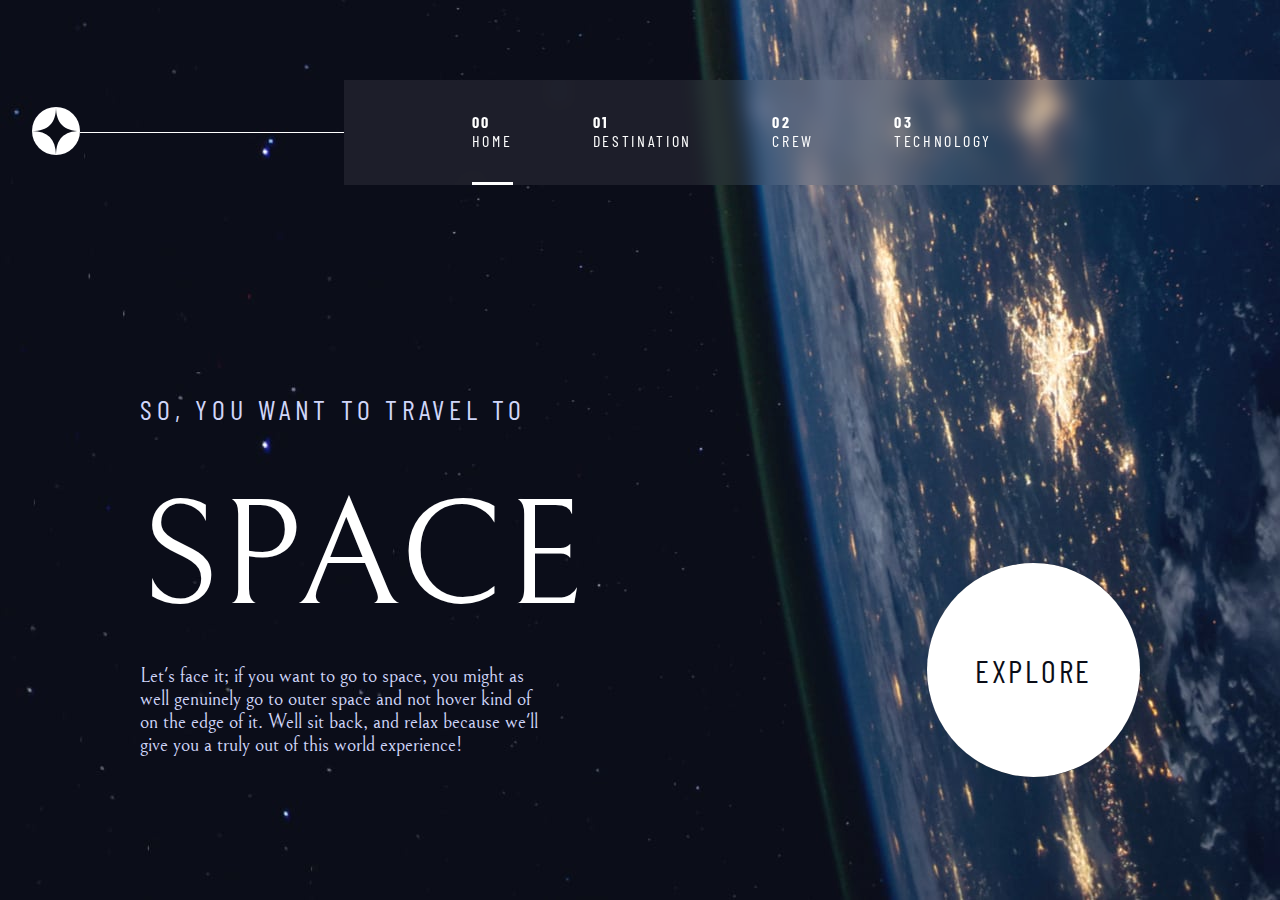
<file: index.html>
<!DOCTYPE html>
<html lang="en">
<head>
  <meta charset="UTF-8">
  <meta name="viewport" content="width=device-width, initial-scale=1.0">

  <link rel="icon" type="image/png" sizes="32x32" href="./assets/favicon.png">
  <link rel="preconnect" href="https://fonts.googleapis.com">
  <link rel="preconnect" href="https://fonts.gstatic.com" crossorigin>
  <link href="https://fonts.googleapis.com/css2?family=Bellefair&display=swap" rel="stylesheet">
  <link href="https://fonts.googleapis.com/css2?family=Barlow+Condensed&display=swap" rel="stylesheet">
  <link href="styles/style.css" rel="stylesheet" type="text/css">
  
  <title>Frontend Mentor | Space tourism website</title>
</head>
<body class="body-home">
  <header class="header">
    <div class="logo">
      <svg xmlns="http://www.w3.org/2000/svg" width="48" height="48"><g fill="none" fill-rule="evenodd"><circle cx="24" cy="24" r="24" fill="#FFF"/><path fill="#0B0D17" d="M24 0c0 16-8 24-24 24 15.718.114 23.718 8.114 24 24 0-16 8-24 24-24-16 0-24-8-24-24z"/></g></svg>
    </div>
    <div class="line"></div>
    <div class="hamburguer">
      <svg xmlns="http://www.w3.org/2000/svg" width="24" height="21"><g fill="#D0D6F9" fill-rule="evenodd"><path d="M0 0h24v3H0zM0 9h24v3H0zM0 18h24v3H0z"/></g></svg>
    </div>
    <nav class="navbar">
      <div class="hamburguer no-margin">
        <svg xmlns="http://www.w3.org/2000/svg" width="20" height="21"><g fill="#D0D6F9" fill-rule="evenodd"><path d="M2.575.954l16.97 16.97-2.12 2.122L.455 3.076z"/><path d="M.454 17.925L17.424.955l2.122 2.12-16.97 16.97z"/></g></svg>
      </div>
      <a href="index.html" class="active"><span>00</span> Home</a>
      <a href="destination.html"><span>01</span> Destination</a>
      <a href="crew.html"><span>02</span> Crew</a>
      <a href="technology.html"><span>03</span> Technology</a>
    </nav>
  </header>

  <div class="content">
    <section class="section">
      <h5>
        So, you want to travel to
      </h5>
      <h1>
        Space
      </h1>
      <p>
        Let's face it; if you want to go to space, you might as well genuinely go to 
        outer space and not hover kind of on the edge of it. Well sit back, and relax 
        because we'll give you a truly out of this world experience!
      </p>
    </section>
  
    <aside class="aside">
      <a href="destination.html">Explore</a>
    </aside>
  </div>

  <script src="./js/index.js"></script>
</body>
</html>
</file>
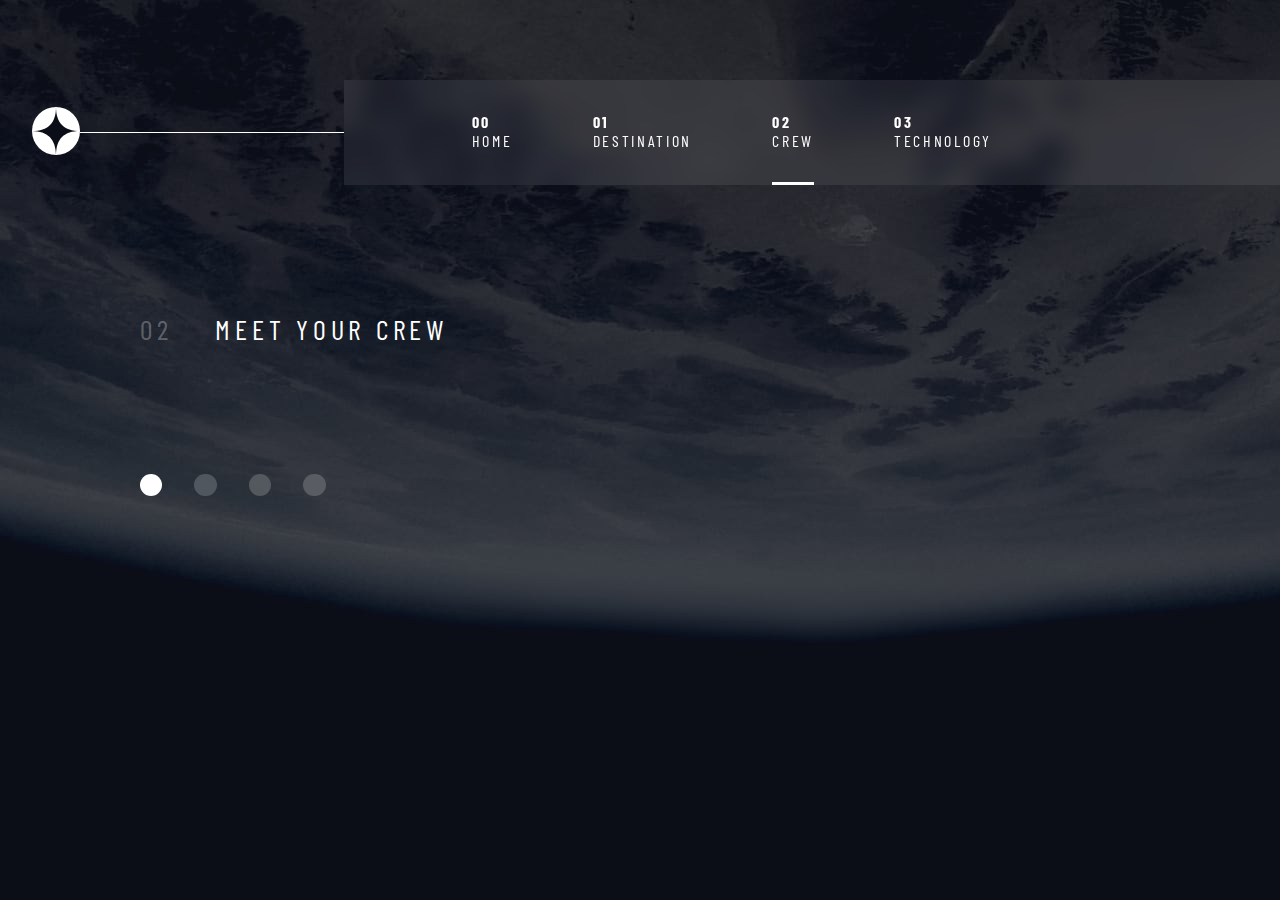
<file: crew.html>
<!DOCTYPE html>
<html lang="en">
<head>
  <meta charset="UTF-8">
  <meta name="viewport" content="width=device-width, initial-scale=1.0">

  <link rel="icon" type="image/png" sizes="32x32" href="./assets/favicon.png">
  <link rel="preconnect" href="https://fonts.googleapis.com">
  <link rel="preconnect" href="https://fonts.gstatic.com" crossorigin>
  <link href="https://fonts.googleapis.com/css2?family=Bellefair&display=swap" rel="stylesheet">
  <link href="https://fonts.googleapis.com/css2?family=Barlow+Condensed&display=swap" rel="stylesheet">
  <link href="styles/style.css" rel="stylesheet" type="text/css">

  <title>Frontend Mentor | Space tourism website</title>
</head>
<body class="body-crew">
    <header class="header">
        <div class="logo">
          <svg xmlns="http://www.w3.org/2000/svg" width="48" height="48"><g fill="none" fill-rule="evenodd"><circle cx="24" cy="24" r="24" fill="#FFF"/><path fill="#0B0D17" d="M24 0c0 16-8 24-24 24 15.718.114 23.718 8.114 24 24 0-16 8-24 24-24-16 0-24-8-24-24z"/></g></svg>
        </div>
        <div class="line"></div>
        <div class="hamburguer">
          <svg xmlns="http://www.w3.org/2000/svg" width="24" height="21"><g fill="#D0D6F9" fill-rule="evenodd"><path d="M0 0h24v3H0zM0 9h24v3H0zM0 18h24v3H0z"/></g></svg>
        </div>
        <nav class="navbar">
          <div class="hamburguer no-margin">
            <svg xmlns="http://www.w3.org/2000/svg" width="20" height="21"><g fill="#D0D6F9" fill-rule="evenodd"><path d="M2.575.954l16.97 16.97-2.12 2.122L.455 3.076z"/><path d="M.454 17.925L17.424.955l2.122 2.12-16.97 16.97z"/></g></svg>
          </div>
          <a href="index.html"><span>00</span> Home</a>
          <a href="destination.html"><span>01</span> Destination</a>
          <a href="crew.html" class="active"><span>02</span> Crew</a>
          <a href="technology.html"><span>03</span> Technology</a>
        </nav>
    </header>
    
    <div class="content-crew section-titles">
        <section class="section-crew">
            <h5>
              <span>02</span> Meet your crew
            </h5>
            <div id="role"></div>
            <div id="name"></div>
            <div id="bio"></div>
            <div class="next-crew">
                <div class="circle 0 circle-active"></div>
                <div class="circle 1"></div>
                <div class="circle 2"></div>
                <div class="circle 3"></div>
            </div>
        </section>

        <aside class="aside-crew">
            <div id="imagecrew">
            </div>
        </aside>
    </div>
    <script type="module" src="./js/crew.js"></script>
    <script src="./js/index.js"></script>
</body>
</html>
</file>
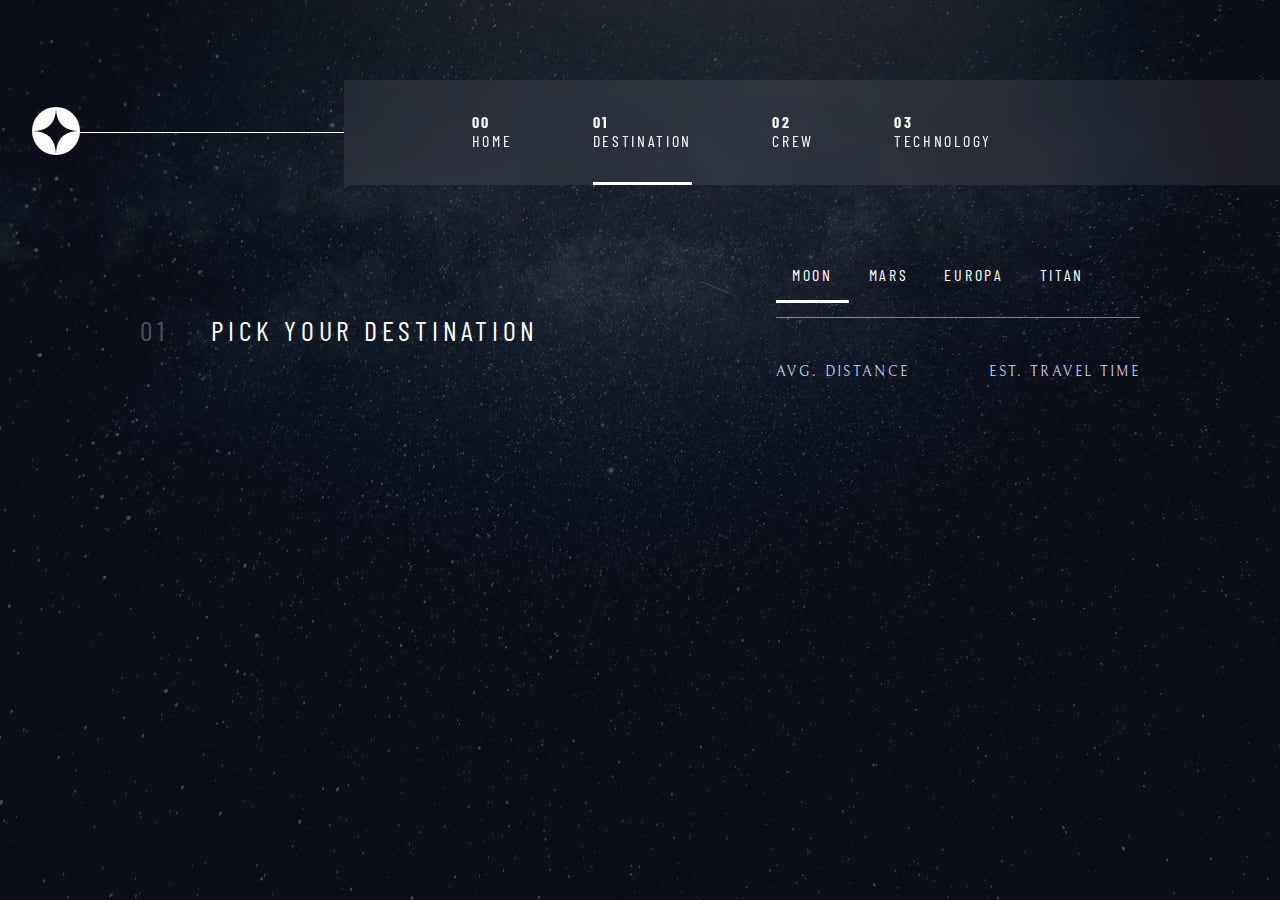
<file: destination.html>
<!DOCTYPE html>
<html lang="en">
<head>
  <meta charset="UTF-8">
  <meta name="viewport" content="width=device-width, initial-scale=1.0">

  <link rel="icon" type="image/png" sizes="32x32" href="./assets/favicon.png">
  <link rel="preconnect" href="https://fonts.googleapis.com">
  <link rel="preconnect" href="https://fonts.gstatic.com" crossorigin>
  <link href="https://fonts.googleapis.com/css2?family=Bellefair&display=swap" rel="stylesheet">
  <link href="https://fonts.googleapis.com/css2?family=Barlow+Condensed&display=swap" rel="stylesheet">
  <link href="styles/style.css" rel="stylesheet" type="text/css">

  <title>Frontend Mentor | Space tourism website</title>
</head>
<body class="body-destination">
    <header class="header">
        <div class="logo">
          <svg xmlns="http://www.w3.org/2000/svg" width="48" height="48"><g fill="none" fill-rule="evenodd"><circle cx="24" cy="24" r="24" fill="#FFF"/><path fill="#0B0D17" d="M24 0c0 16-8 24-24 24 15.718.114 23.718 8.114 24 24 0-16 8-24 24-24-16 0-24-8-24-24z"/></g></svg>
        </div>
        <div class="line"></div>
        <div class="hamburguer">
          <svg xmlns="http://www.w3.org/2000/svg" width="24" height="21"><g fill="#D0D6F9" fill-rule="evenodd"><path d="M0 0h24v3H0zM0 9h24v3H0zM0 18h24v3H0z"/></g></svg>
        </div>
        <nav class="navbar">
          <div class="hamburguer no-margin">
            <svg xmlns="http://www.w3.org/2000/svg" width="20" height="21"><g fill="#D0D6F9" fill-rule="evenodd"><path d="M2.575.954l16.97 16.97-2.12 2.122L.455 3.076z"/><path d="M.454 17.925L17.424.955l2.122 2.12-16.97 16.97z"/></g></svg>
          </div>
          <a href="index.html"><span>00</span> Home</a>
          <a href="destination.html" class="active"><span>01</span> Destination</a>
          <a href="crew.html"><span>02</span> Crew</a>
          <a href="technology.html"><span>03</span> Technology</a>
        </nav>
    </header>
    <div class="content-destination">
        <section class="section-titles">
            <h5>
                <span>01</span> Pick your destination
            </h5>
            <div id="image">
            </div>
        </section>

        <aside class="aside-destination">
            <div class="aside-links">
                <a class="planet-active delete-active">Moon</a>
                <a class="delete-active">Mars</a>
                <a class="delete-active" >Europa</a>
                <a class="delete-active">Titan</a>
            </div>

            <div id="planet">
            </div>

            <div id="description"> 
            </div>

            <div class="data">
                <div>
                    <p>Avg. distance</p>
                    <div id="distance">
                    </div>
                </div>
                <div>
                    <p>Est. travel time</p>
                    <div id="travel">
                    </div>
                </div>
            </div>
        </aside>
    </div>
    
    <script type="module" src="./js/destination.js"></script>
    <script src="./js/index.js"></script>
</body>
</html>
</file>
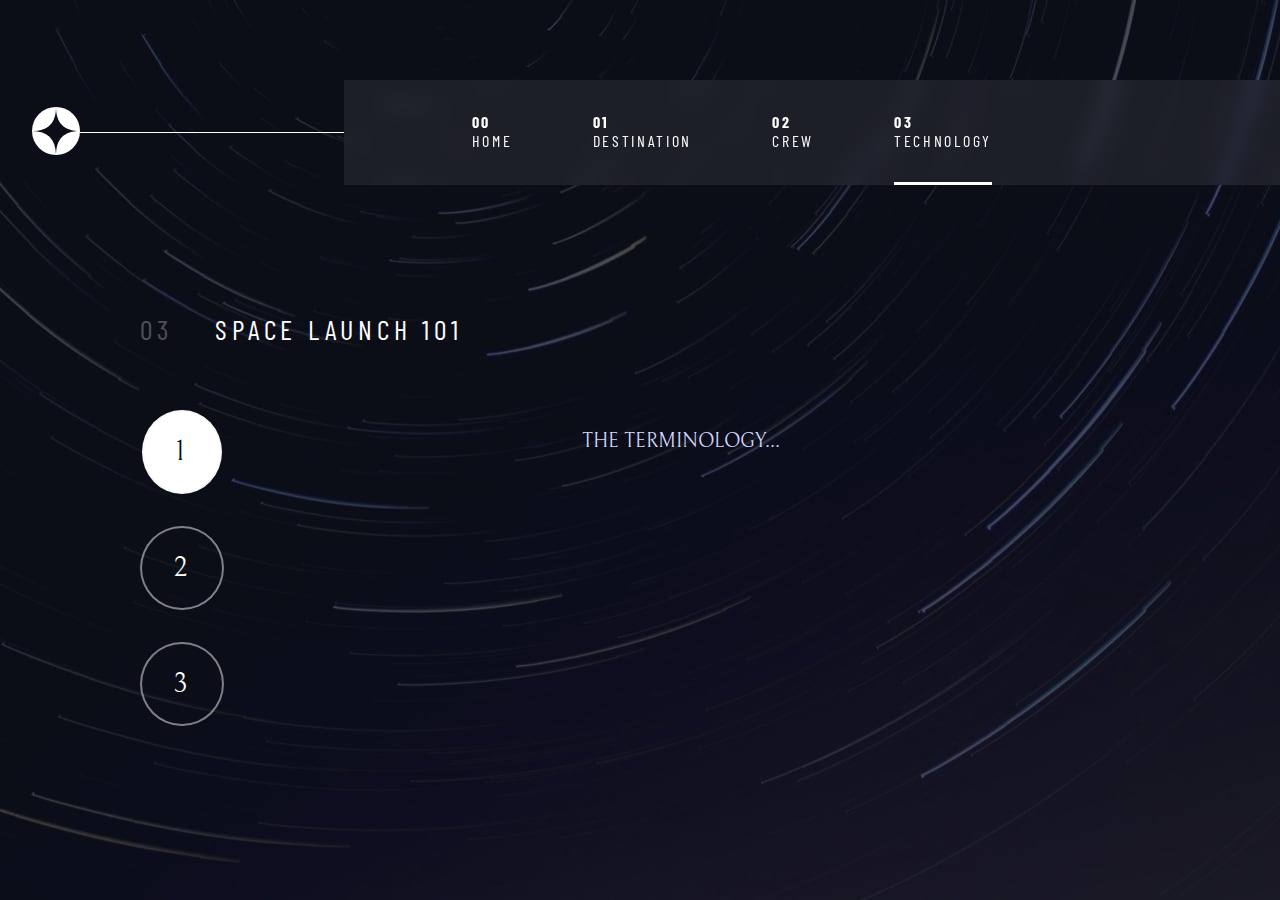
<file: technology.html>
<!DOCTYPE html>
<html lang="en">
<head>
  <meta charset="UTF-8">
  <meta name="viewport" content="width=device-width, initial-scale=1.0">

  <link rel="icon" type="image/png" sizes="32x32" href="./assets/favicon.png">
  <link rel="preconnect" href="https://fonts.googleapis.com">
  <link rel="preconnect" href="https://fonts.gstatic.com" crossorigin>
  <link href="https://fonts.googleapis.com/css2?family=Bellefair&display=swap" rel="stylesheet">
  <link href="https://fonts.googleapis.com/css2?family=Barlow+Condensed&display=swap" rel="stylesheet">
  <link href="styles/style.css" rel="stylesheet" type="text/css">

  <title>Frontend Mentor | Space tourism website</title>
</head>
<body class="body-technology">
  <header class="header">
    <div class="logo">
      <svg xmlns="http://www.w3.org/2000/svg" width="48" height="48"><g fill="none" fill-rule="evenodd"><circle cx="24" cy="24" r="24" fill="#FFF"/><path fill="#0B0D17" d="M24 0c0 16-8 24-24 24 15.718.114 23.718 8.114 24 24 0-16 8-24 24-24-16 0-24-8-24-24z"/></g></svg>
    </div>
    <div class="line"></div>
    <div class="hamburguer">
      <svg xmlns="http://www.w3.org/2000/svg" width="24" height="21"><g fill="#D0D6F9" fill-rule="evenodd"><path d="M0 0h24v3H0zM0 9h24v3H0zM0 18h24v3H0z"/></g></svg>
    </div>
    <nav class="navbar">
      <div class="hamburguer no-margin">
        <svg xmlns="http://www.w3.org/2000/svg" width="20" height="21"><g fill="#D0D6F9" fill-rule="evenodd"><path d="M2.575.954l16.97 16.97-2.12 2.122L.455 3.076z"/><path d="M.454 17.925L17.424.955l2.122 2.12-16.97 16.97z"/></g></svg>
      </div>
      <a href="index.html"><span>00</span> Home</a>
      <a href="destination.html"><span>01</span> Destination</a>
      <a href="crew.html"><span>02</span> Crew</a>
      <a href="technology.html" class="active"><span>03</span> Technology</a>
    </nav>
  </header>

    <div class="content-technology">
        <section class="section-titles section-technology">
          <h5>
            <span>03</span> Space launch 101
          </h5>
          <div class="technology-information">
            <div class="technology-navegation">
                <a class="technology 0 technology-active">1</a>
                <a class="technology 1">2</a>
                <a class="technology 2">3</a>
            </div>
            <div class="technology-data">
                <p class="text-data">The terminology...</p>
                <div id="name"></div>
                <div id="description"></div>
            </div>
          </div>
        </section>
      
        <aside class="aside-technology">
          <div id="imagetechnology">
          </div>
        </aside>
    </div>

    <script type="module" src="./js/technology.js"></script>
    <script src="./js/index.js"></script>
</body>
</html>
</file>
<file: styles/style.css>
html {
  height: 100%;
}

body {
  margin: 0;
  color: #fff;
  font-family: "Bellefair", serif;
}

.body-home {
  background: url(../assets/home/background-home-desktop.jpg) no-repeat center center fixed;
  -webkit-background-size: cover;
  -moz-background-size: cover;
  -o-background-size: cover;
  background-size: cover;
}

.body-destination {
  background: url(../assets/destination/background-destination-desktop.jpg) no-repeat center center fixed;
  -webkit-background-size: cover;
  -moz-background-size: cover;
  -o-background-size: cover;
  background-size: cover;
}

.body-crew {
  background: url(../assets/crew/background-crew-desktop.jpg) no-repeat center center fixed;
  -webkit-background-size: cover;
  -moz-background-size: cover;
  -o-background-size: cover;
  background-size: cover;
}

.body-technology {
  background: url(../assets/technology/background-technology-desktop.jpg) no-repeat center center fixed;
  -webkit-background-size: cover;
  -moz-background-size: cover;
  -o-background-size: cover;
  background-size: cover;
}

@media (max-width: 1000px) {
  .body-home {
    background: url(../assets/home/background-home-mobile.jpg) no-repeat center center fixed;
    -webkit-background-size: cover;
    -moz-background-size: cover;
    -o-background-size: cover;
    background-size: cover;
  }
  .body-destination {
    background: url(../assets/destination/background-destination-mobile.jpg) no-repeat center center fixed;
    -webkit-background-size: cover;
    -moz-background-size: cover;
    -o-background-size: cover;
    background-size: cover;
  }
  .body-crew {
    background: url(../assets/crew/background-crew-mobile.jpg) no-repeat center center fixed;
    -webkit-background-size: cover;
    -moz-background-size: cover;
    -o-background-size: cover;
    background-size: cover;
  }
  .body-technology {
    background: url(../assets/technology/background-technology-mobile.jpg) no-repeat center center fixed;
    -webkit-background-size: cover;
    -moz-background-size: cover;
    -o-background-size: cover;
    background-size: cover;
  }
}
@media (max-width: 1250px) {
  .body-home {
    background: url(../assets/home/background-home-tablet.jpg) no-repeat center center fixed;
    -webkit-background-size: cover;
    -moz-background-size: cover;
    -o-background-size: cover;
    background-size: cover;
  }
  .body-destination {
    background: url(../assets/destination/background-destination-tablet.jpg) no-repeat center center fixed;
    -webkit-background-size: cover;
    -moz-background-size: cover;
    -o-background-size: cover;
    background-size: cover;
  }
  .body-crew {
    background: url(../assets/crew/background-crew-tablet.jpg) no-repeat center center fixed;
    -webkit-background-size: cover;
    -moz-background-size: cover;
    -o-background-size: cover;
    background-size: cover;
  }
  .body-technology {
    background: url(../assets/technology/background-technology-tablet.jpg) no-repeat center center fixed;
    -webkit-background-size: cover;
    -moz-background-size: cover;
    -o-background-size: cover;
    background-size: cover;
  }
}
h1, h2, h3, h4, h5, h6 {
  text-transform: uppercase;
  font-weight: 400;
}

h1 {
  margin: 0;
  font-size: 150px;
}

h2 {
  font-size: 100px;
}

h3 {
  font-size: 56px;
}

h4 {
  font-size: 32px;
}

h5 {
  font-size: 28px;
  letter-spacing: 4.75px;
}

a {
  text-transform: uppercase;
  font-family: "Barlow Condensed", sans-serif;
  font-size: 16px;
  letter-spacing: 2.7px;
  color: #fff;
  text-decoration: none;
}

p {
  font-size: 20px;
  color: #D0D6F9;
}

.no-margin {
  margin: 0;
}

/*Header*/
.hamburguer {
  display: none;
}

.header {
  display: flex;
  align-items: center;
  justify-content: space-between;
  margin: 5rem 0;
}

.logo {
  margin-left: 2rem;
}

.line {
  width: 20rem;
  background-color: #fff;
  height: 1px;
}

.navbar {
  display: flex;
  align-items: center;
  justify-content: center;
  gap: 5rem;
  -webkit-backdrop-filter: blur(10px);
  backdrop-filter: blur(10px);
  background-color: rgba(243, 243, 243, 0.08);
  padding: 0 18rem 0 8rem;
}
.navbar a {
  display: block;
  padding: 2rem 0;
  font-weight: 400;
  border-bottom: 3px solid transparent;
}
.navbar a span {
  font-weight: bold;
}
.navbar a:hover {
  border-bottom: 3px solid rgba(243, 243, 243, 0.5);
}
.navbar .active {
  border-bottom: 3px solid #fff;
}
.navbar .active:hover {
  border-bottom: 3px solid #fff;
}

@media (max-width: 1050px) {
  .line {
    display: none;
  }
  .hamburguer {
    cursor: pointer;
    display: block;
    margin-right: 2rem;
  }
  .no-margin {
    margin: 0;
  }
  .header {
    overflow: hidden;
    margin: 2rem 0 0 0;
  }
  .navbar {
    gap: 0;
    z-index: 1;
    padding: 0;
    width: 100%;
    height: 100%;
    position: fixed;
    top: 0;
    right: 0;
    flex-direction: column;
    display: none;
  }
  .showbar {
    display: flex;
  }
}
/*HOME - CONTENT*/
.content {
  display: flex;
  align-items: center;
  justify-content: space-between;
  width: min(90%, 1000px);
  margin: 10rem auto 0 auto;
}

.section {
  width: 25rem;
}
.section h5 {
  color: #D0D6F9;
  font-family: "Barlow Condensed", sans-serif;
}
.section h1 {
  margin: 0;
  font-size: 150px;
}

.aside {
  position: relative;
  background-color: #fff;
  padding: 5.5rem 3rem;
  border-radius: 50%;
  align-self: flex-end;
}
.aside::before {
  z-index: -1;
  border-radius: 50%;
  content: "";
  position: absolute;
  background-color: #0B0D17;
  top: 50%;
  left: 50%;
  transform: translate(-50%, -50%);
  width: 100%;
  height: 100%;
  transition: ease-out 0.3s;
}
.aside:hover {
  cursor: pointer;
}
.aside:hover::before {
  transition: ease-out 0.3s;
  padding: 3rem;
}
.aside a {
  text-transform: uppercase;
  color: #0B0D17;
  font-size: 32px;
}

@media (max-width: 1250px) {
  .content {
    justify-content: center;
    flex-direction: column;
    gap: 5rem;
    margin: 0 auto;
    scale: 0.8;
  }
  .content .section {
    width: fit-content;
    text-align: center;
  }
  .content .aside {
    align-self: center;
  }
}
/*SECTION-ALL*/
.section-titles h5 {
  font-family: "Barlow Condensed", sans-serif;
}
.section-titles h5 span {
  margin-right: 2rem;
  color: rgba(243, 243, 243, 0.3);
}

/*DESTINATION - CONTENT*/
.content-destination {
  display: flex;
  align-items: center;
  justify-content: space-between;
  gap: 10rem;
  width: min(90%, 1000px);
  margin: 5rem auto 0 auto;
}

.aside-destination a {
  cursor: pointer;
  padding: 1rem;
  border-bottom: 3px solid transparent;
}
.aside-destination a:hover {
  border-bottom: 3px solid rgba(243, 243, 243, 0.5);
}
.aside-destination h1 {
  margin-top: 4rem;
}
.aside-destination .planet-active {
  border-bottom: 3px solid #fff;
}
.aside-destination .planet-active:hover {
  border-bottom: 3px solid #fff;
}
.aside-destination #description {
  padding: 0 0 2rem 0;
  border-bottom: 1px solid rgba(243, 243, 243, 0.5);
}
.aside-destination .data {
  display: flex;
  align-items: center;
  justify-content: flex-start;
  margin-top: 2rem;
  gap: 5rem;
}
.aside-destination .data h6 {
  margin: 0;
  font-size: 28px;
}
.aside-destination .data p {
  font-size: 14px;
  text-transform: uppercase;
  letter-spacing: 2.35px;
}

@media (max-width: 1250px) {
  .content-destination {
    flex-direction: column;
    gap: 5rem;
    margin: 0 auto;
    scale: 0.8;
    text-align: center;
  }
  .aside-destination {
    width: fit-content;
  }
  .aside-destination .data {
    justify-content: center;
  }
  h1 {
    font-size: 120px;
  }
}
/*CREW - CONTENT*/
.content-crew {
  display: flex;
  align-items: center;
  justify-content: space-between;
  width: min(90%, 1000px);
  margin: 5rem auto 0 auto;
}
.content-crew h5 {
  margin-bottom: 8rem;
}

.section-crew {
  width: 40rem;
}
.section-crew h3, .section-crew h4 {
  margin: 10px 0;
}
.section-crew h4 {
  color: rgba(243, 243, 243, 0.5);
}

.next-crew {
  display: flex;
  align-items: center;
  justify-content: flex-start;
  margin-top: 5rem;
  gap: 2rem;
}
.next-crew .circle {
  cursor: pointer;
  margin: 0;
  -webkit-backdrop-filter: blur(10px);
  backdrop-filter: blur(10px);
  background-color: rgba(243, 243, 243, 0.2);
  padding: 0.7rem;
  border-radius: 50%;
}
.next-crew .circle:hover {
  background-color: rgba(243, 243, 243, 0.5);
}
.next-crew .circle-active {
  background-color: #fff;
}
.next-crew .circle-active:hover {
  background-color: #fff;
}

#imagecrew {
  position: absolute;
  left: 60%;
  bottom: 0;
}
#imagecrew img {
  width: 568.07px;
  height: 712px;
}

@media (max-width: 1250px) {
  .content-crew {
    flex-direction: column-reverse;
    word-wrap: break-word;
    gap: 5rem;
    margin: 0 auto;
    scale: 0.8;
    text-align: center;
  }
  .section-crew {
    width: auto;
  }
  .next-crew {
    justify-content: center;
  }
  #imagecrew {
    position: static;
  }
  #imagecrew img {
    width: 300px;
    height: auto;
  }
}
/*TECHNOLOGY - CONTENT*/
.content-technology {
  display: flex;
  align-items: center;
  justify-content: space-between;
  width: min(90%, 1000px);
  margin: 5rem auto 0 auto;
}
.content-technology .section-technology h5 {
  margin-bottom: 4rem;
}
.content-technology .section-technology .technology-information {
  display: flex;
  align-items: flex-start;
  justify-content: space-between;
  width: 40rem;
}
.content-technology .section-technology .technology-navegation {
  display: flex;
  align-items: center;
  justify-content: center;
  flex-direction: column;
  gap: 2rem;
}
.content-technology .section-technology .technology-navegation a {
  font-size: 28px;
  font-family: "Bellefair", serif;
  cursor: pointer;
  padding: 1.5rem 2rem;
  background-color: transparent;
  border-radius: 50%;
  color: #fff;
  border: 2px solid rgba(243, 243, 243, 0.5);
}
.content-technology .section-technology .technology-navegation a:hover {
  border: 2px solid #fff;
}
.content-technology .section-technology .technology-navegation .technology-active {
  color: #0B0D17;
  background-color: #fff;
}
.content-technology .section-technology .technology-navegation .technology-active:hover {
  border: 2px solid #fff;
}
.content-technology .section-technology .technology-data {
  margin-left: 2rem;
}
.content-technology .section-technology .technology-data .text-data {
  text-transform: uppercase;
}

#imagetechnology {
  position: absolute;
  right: 0;
  top: 60%;
  transform: translateY(-50%);
}
#imagetechnology img {
  width: 500px;
  height: 527px;
}

@media (max-width: 1250px) {
  .content-technology {
    flex-direction: column-reverse;
    gap: 5rem;
    width: 100%;
    margin: 0 auto;
    scale: 0.8;
    text-align: center;
  }
  .content-technology .section-technology .technology-information {
    flex-direction: column;
    width: 100%;
  }
  .content-technology .section-technology .technology-navegation {
    margin: 0 auto;
    flex-direction: row;
  }
  #imagetechnology {
    position: static;
    transform: none;
  }
  #imagetechnology img {
    width: 100%;
    height: auto;
  }
}

/*# sourceMappingURL=style.css.map */
</file>
